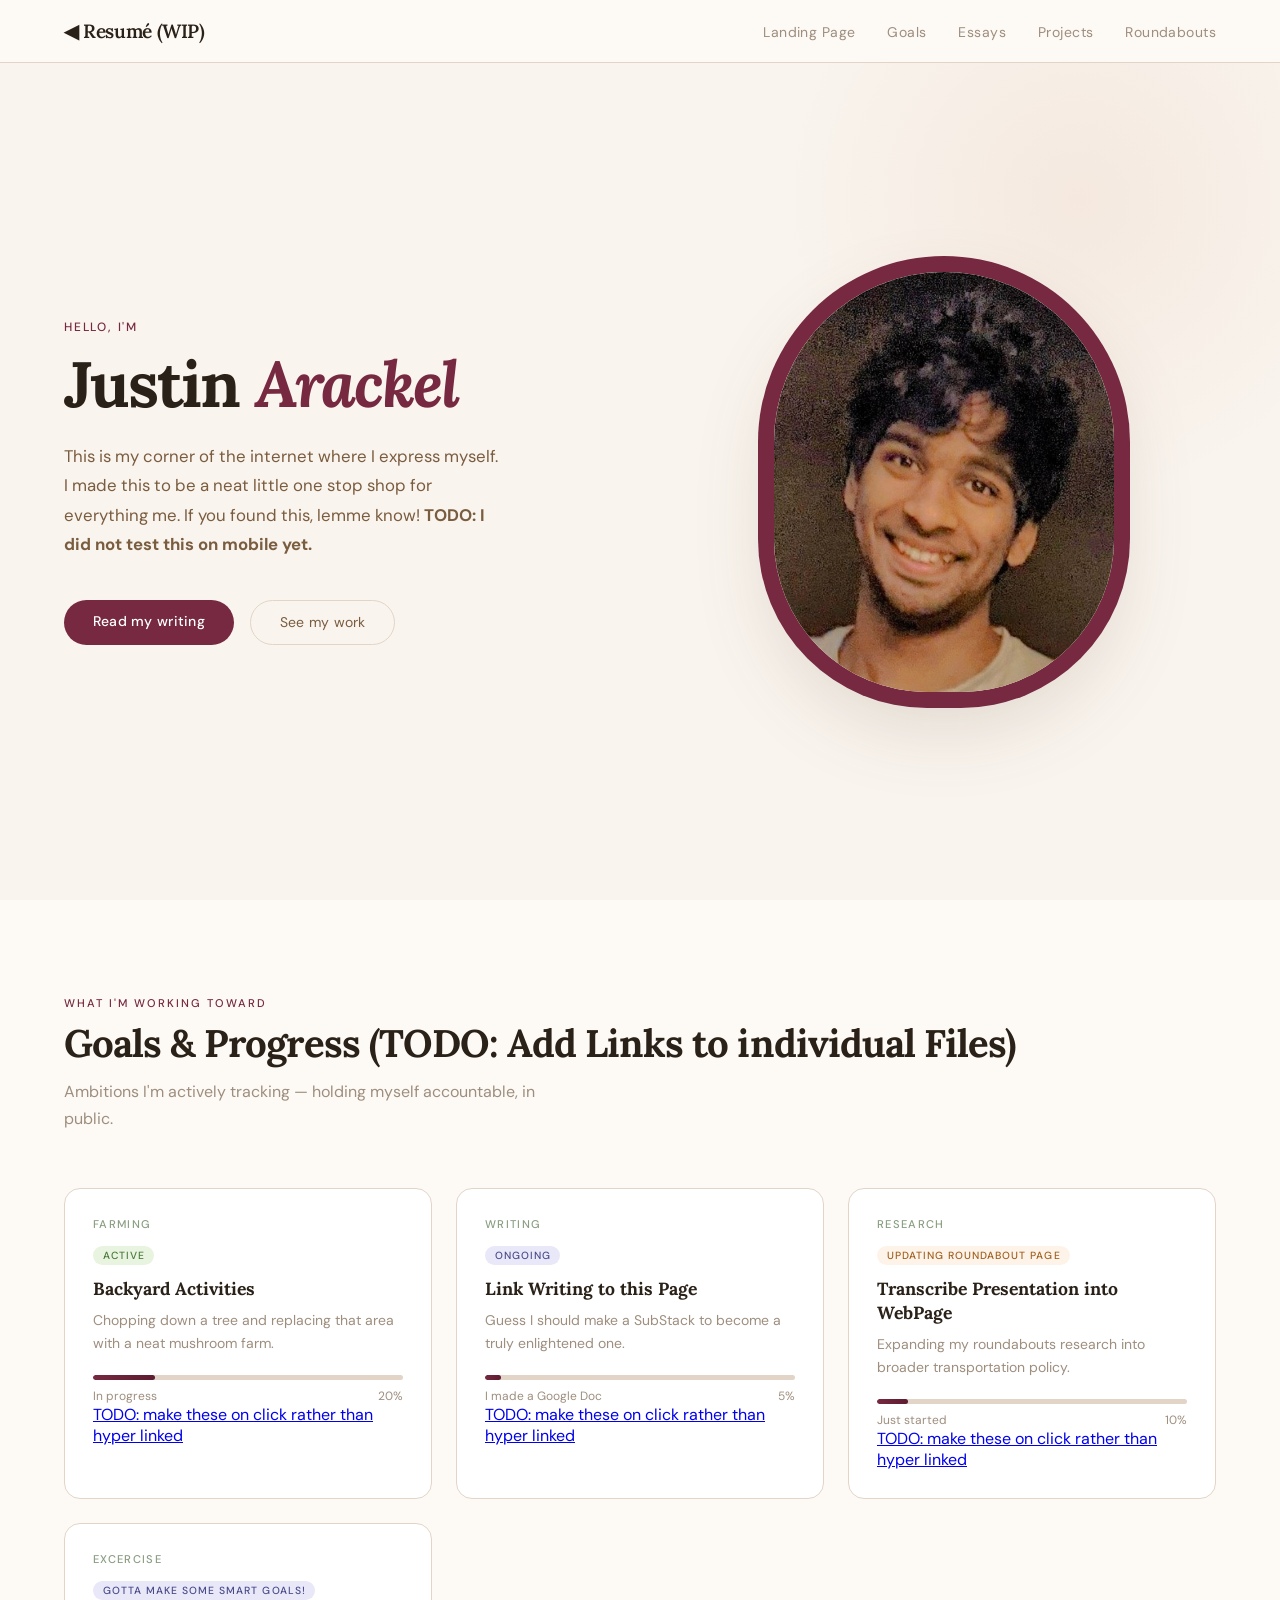
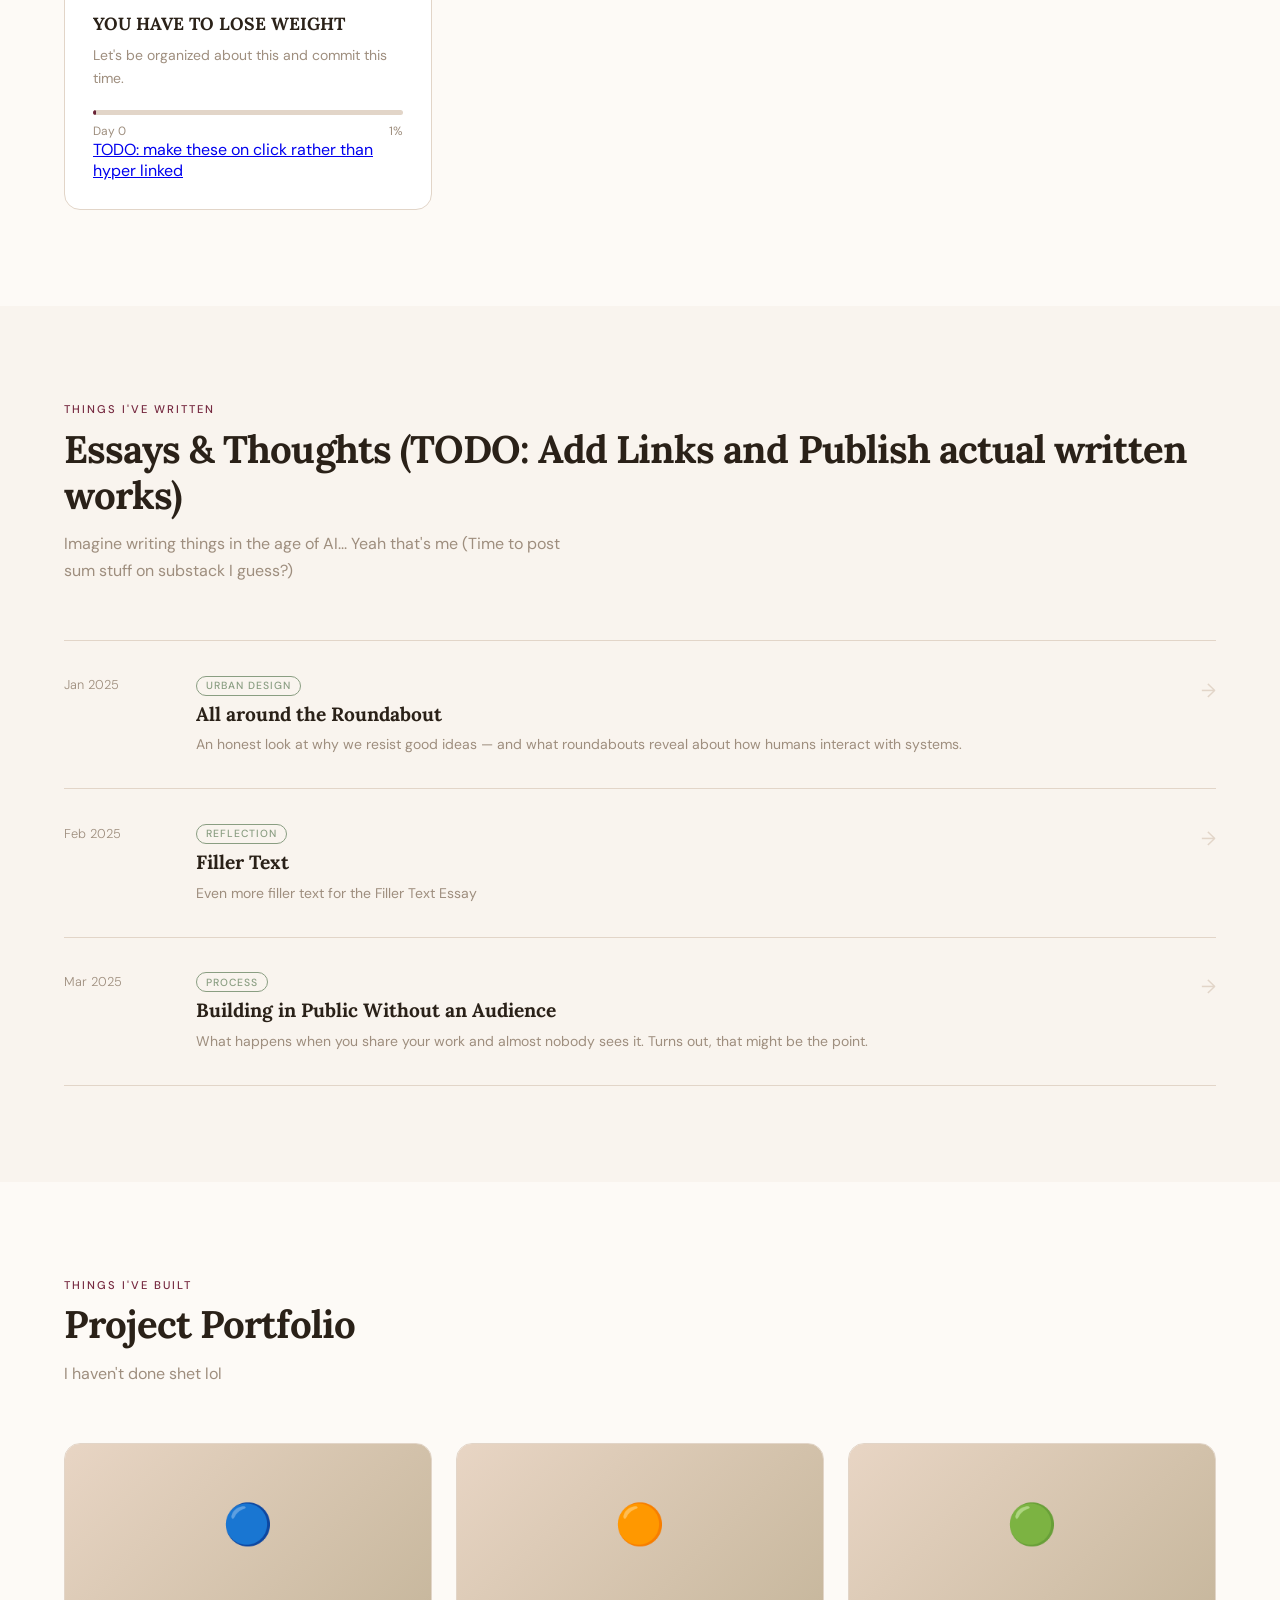
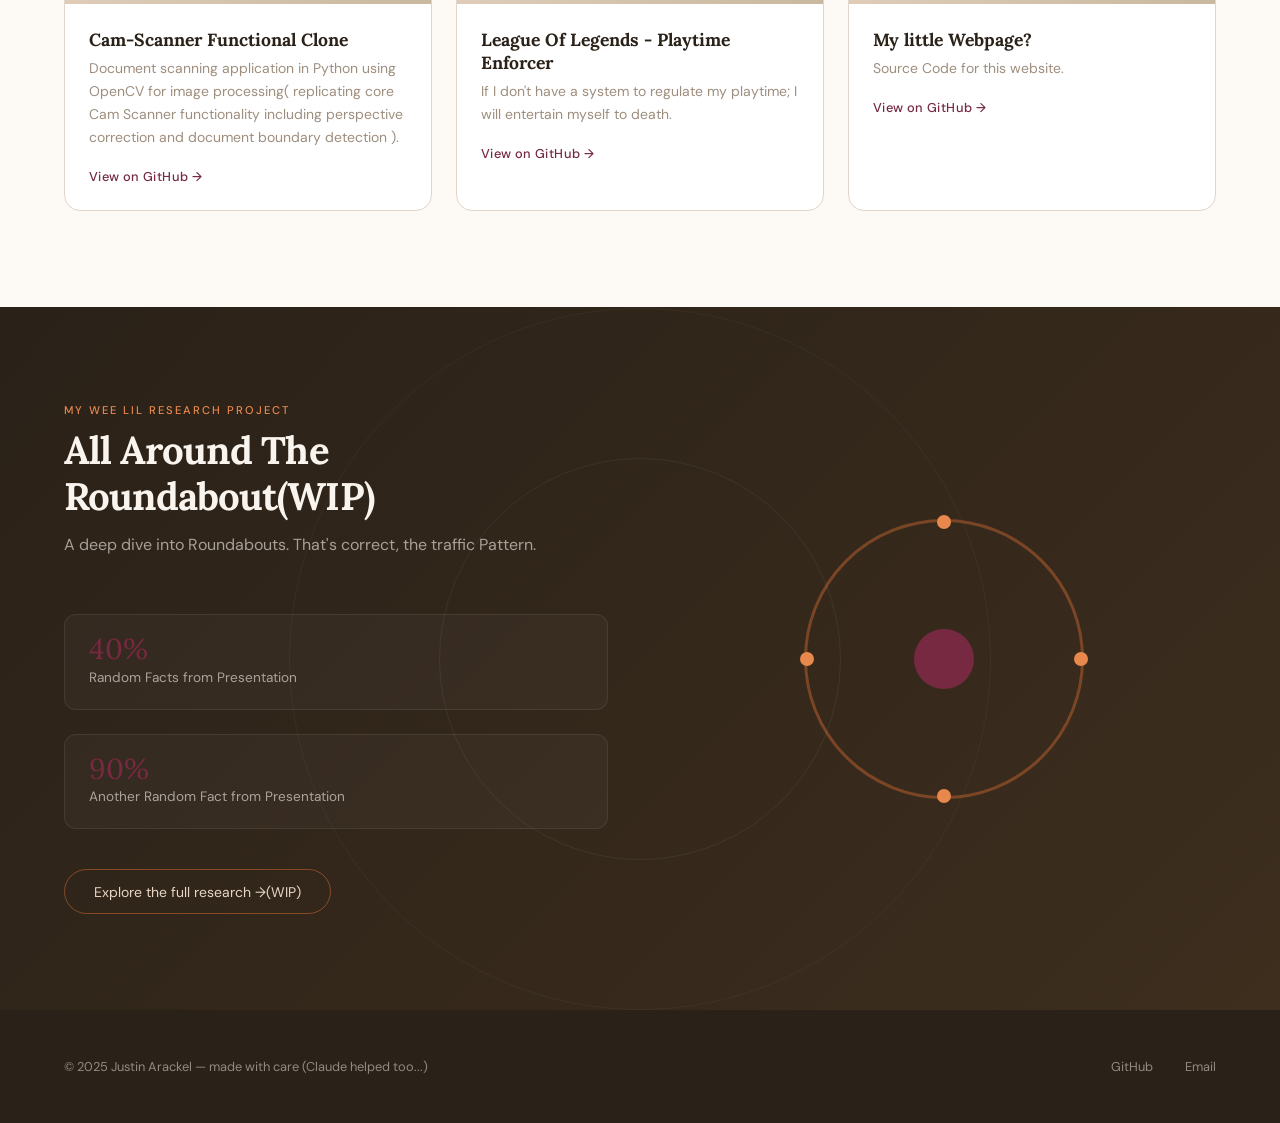
<file: index.html>
<!DOCTYPE html>
<html lang="en">
<head>
  <meta charset="UTF-8" />
  <meta name="viewport" content="width=device-width, initial-scale=1.0" />
  <title>Jushin's Jungle</title>
  <link href="https://fonts.googleapis.com/css2?family=Lora:ital,wght@0,400;0,600;1,400&family=DM+Sans:wght@300;400;500&display=swap" rel="stylesheet" />
  <link rel="stylesheet" href="css/styles.css">
  <link rel="stylesheet" href="css/nav.css">
  <link rel="stylesheet" href="css/hero.css">
  <link rel="stylesheet" href="css/section.css">
  <link rel="stylesheet" href="css/goal.css">
  <link rel="stylesheet" href="css/essays.css">
  <link rel="stylesheet" href="css/projects.css">
  <link rel="stylesheet" href="css/roundabouts.css">
  <link rel="stylesheet" href="css/footer.css">
</head>
<body>


<!------------------------------------------------------------------------------------------------------------------------->
<!-- NAV -->
<nav>
  <a href="pages/cv.html" class="nav-logo">◀ Resumé (WIP)</a>
  <ul class="nav-links">
    <li><a href="#Home">Landing Page</a></li>
    <li><a href="#goals">Goals</a></li>
    <li><a href="#essays">Essays</a></li>
    <li><a href="#projects">Projects</a></li>
    <li><a href="#roundabouts">Roundabouts</a></li>
  </ul>
</nav>

<!-- HERO / ABOUT -->
<section class="hero" id="about">
  <div class="hero-text fade-up">
    <p class="hero-eyebrow">Hello, I'm</p>
    <h1 class="hero-name">Justin <em> Arackel</em></h1>
    <p class="hero-bio">
      This is my corner of the internet where I express myself.
      I made this to be a neat little one stop shop for everything me.
      If you found this, lemme know!
	  
	  <b>TODO: I did not test this on mobile yet.</b>
    </p>
    <div class="hero-actions">
      <a href="#essays" class="btn-primary">Read my writing</a>
      <a href="#projects" class="btn-ghost">See my work</a>
    </div>
  </div>
  <div class="hero-visual fade-up" style="transition-delay:0.2s">
    <div class="portrait-frame">
	  <img src="assets/Jushin.jpg" alt="Justin A. in the flesh" />
	</div>
</section>


<!------------------------------------------------------------------------------------------------------------------------->
 <!-- GOALS --> 
 <section id="goals"> 
	<div class="section-header fade-up"> 
		<span class="section-tag">What I'm working toward</span> 
		<h2 class="section-title">Goals & Progress (TODO: Add Links to individual Files)</h2> 
		<p class="section-desc">Ambitions I'm actively tracking — holding myself accountable, in public.</p> 
	</div> 
	<div class="goals-grid" id="goals-grid"></div>
</section>

<!------------------------------------------------------------------------------------------------------------------------->
<!-- ESSAYS -->
<section id="essays">
  <div class="section-header fade-up">
    <span class="section-tag">Things I've written</span>
    <h2 class="section-title">Essays & Thoughts (TODO: Add Links and Publish actual written works)</h2>
    <p class="section-desc">Imagine writing things in the age of AI... Yeah that's me (Time to post sum stuff on substack I guess?)</p>
  </div>
  <div class="essays-list" id="essays-list"></div>
</section>


<!------------------------------------------------------------------------------------------------------------------------->
<!-- PROJECTS -->
<section id="projects">
  <div class="section-header fade-up">
    <span class="section-tag">Things I've built </span>
    <h2 class="section-title">Project Portfolio </h2>
    <p class="section-desc">I haven't done shet lol</p>
  </div>
  <div class="projects-grid" id="projects-grid"></div>
</section>

<!------------------------------------------------------------------------------------------------------------------------->
<!-- ROUNDABOUTS -->
<section id="roundabouts">
  <div class="roundabout-content">
    <div>
      <div class="section-header fade-up">
        <span class="section-tag">My Wee Lil Research Project</span>
        <h2 class="section-title">All Around The Roundabout(WIP) </h2>
        <p class="section-desc">
          A deep dive into Roundabouts. That's correct, the traffic Pattern.
        </p>
      </div>
      <div class="roundabout-facts fade-up">
        <div class="ra-fact">
          <div class="ra-fact-num">40%</div>
          <div class="ra-fact-label">Random Facts from Presentation</div>
        </div>
        <div class="ra-fact">
          <div class="ra-fact-num">90%</div>
          <div class="ra-fact-label">Another Random Fact from Presentation</div>
        </div>
      </div>
      <div class="fade-up" style="margin-top:2rem">
        <a href="pages/roundabouts.html" class="ra-cta">Explore the full research →(WIP)</a>
      </div>
    </div>
    <div class="roundabout-visual fade-up">
      <div class="roundabout-circle">
        <div class="ra-dot"></div>
        <div class="ra-dot"></div>
        <div class="ra-dot"></div>
        <div class="ra-dot"></div>
      </div>
    </div>
  </div>
</section>


<!------------------------------------------------------------------------------------------------------------------------->
<!-- FOOTER -->
<footer>
  <span>© 2025 Justin Arackel — made with care (Claude helped too...)</span>
  <div class="footer-links">
    <a href="https://github.com/Justin-Cactus" target="_blank">GitHub</a>
    <a href="mailto:justin.arackel@gmail.com">Email</a>
  </div>
</footer>



<script src="js/goals.js"></script>
<script src="js/essays.js"></script>
<script src="js/projects.js"></script>

<script>
  // Inject goals
  const grid = document.getElementById('goals-grid');
  goals.forEach((goal, i) => {
    grid.innerHTML += `
      <div class="goal-card fade-up" style="transition-delay:${i * 0.1}s">
        <p class="goal-category">${goal.category}</p>
        <span class="goal-status status-${goal.status}">${goal.statusLabel}</span>
        
		<h3 class="goal-title">${goal.title}</h3>
        <p class="goal-desc">${goal.desc}</p>
		
        <div class="progress-bar-wrap">
          <div class="progress-bar-fill" style="width:${goal.progress}%"></div>
        </div>
		
        <div class="progress-label">
          <span>${goal.progressLabel}</span>
          <span>${goal.progress}%</span>
        </div>
		
		<a href="${goals.link}" class="goals-link" target="_blank">TODO: make these on click rather than hyper linked</a>
      </div>`;
  });

  // Inject essays
  const list = document.getElementById('essays-list');
  essays.forEach(essay => {
    list.innerHTML += `
      <a class="essay-item" href="${essay.link}">
        <span class="essay-date">${essay.date}</span>
        <div class="essay-body">
          <span class="essay-tag-pill">${essay.tag}</span>
          <h3 class="essay-title">${essay.title}</h3>
          <p class="essay-excerpt">${essay.excerpt}</p>
        </div>
        <span class="essay-arrow">→</span>
      </a>`;
  });

  // Inject projects
  const projectsGrid = document.getElementById('projects-grid');
  projects.forEach((project, i) => {
    projectsGrid.innerHTML += `
      <div class="project-card fade-up" style="transition-delay:${i * 0.1}s">
        <div class="project-thumb">${project.emoji}</div>
        <div class="project-info">
          <h3 class="project-title">${project.title}</h3>
          <p class="project-desc">${project.desc}</p>
          <a href="${project.link}" class="project-link" target="_blank">View on GitHub →</a>
        </div>
      </div>`;
  });

  // Fade-in observer — runs AFTER all cards exist
  const observer = new IntersectionObserver((entries) => {
    entries.forEach(e => {
      if (e.isIntersecting) e.target.classList.add('visible');
    });
  }, { threshold: 0.1 });

  document.querySelectorAll('.fade-up').forEach(el => observer.observe(el));
</script>

</body>
</html>
</file>
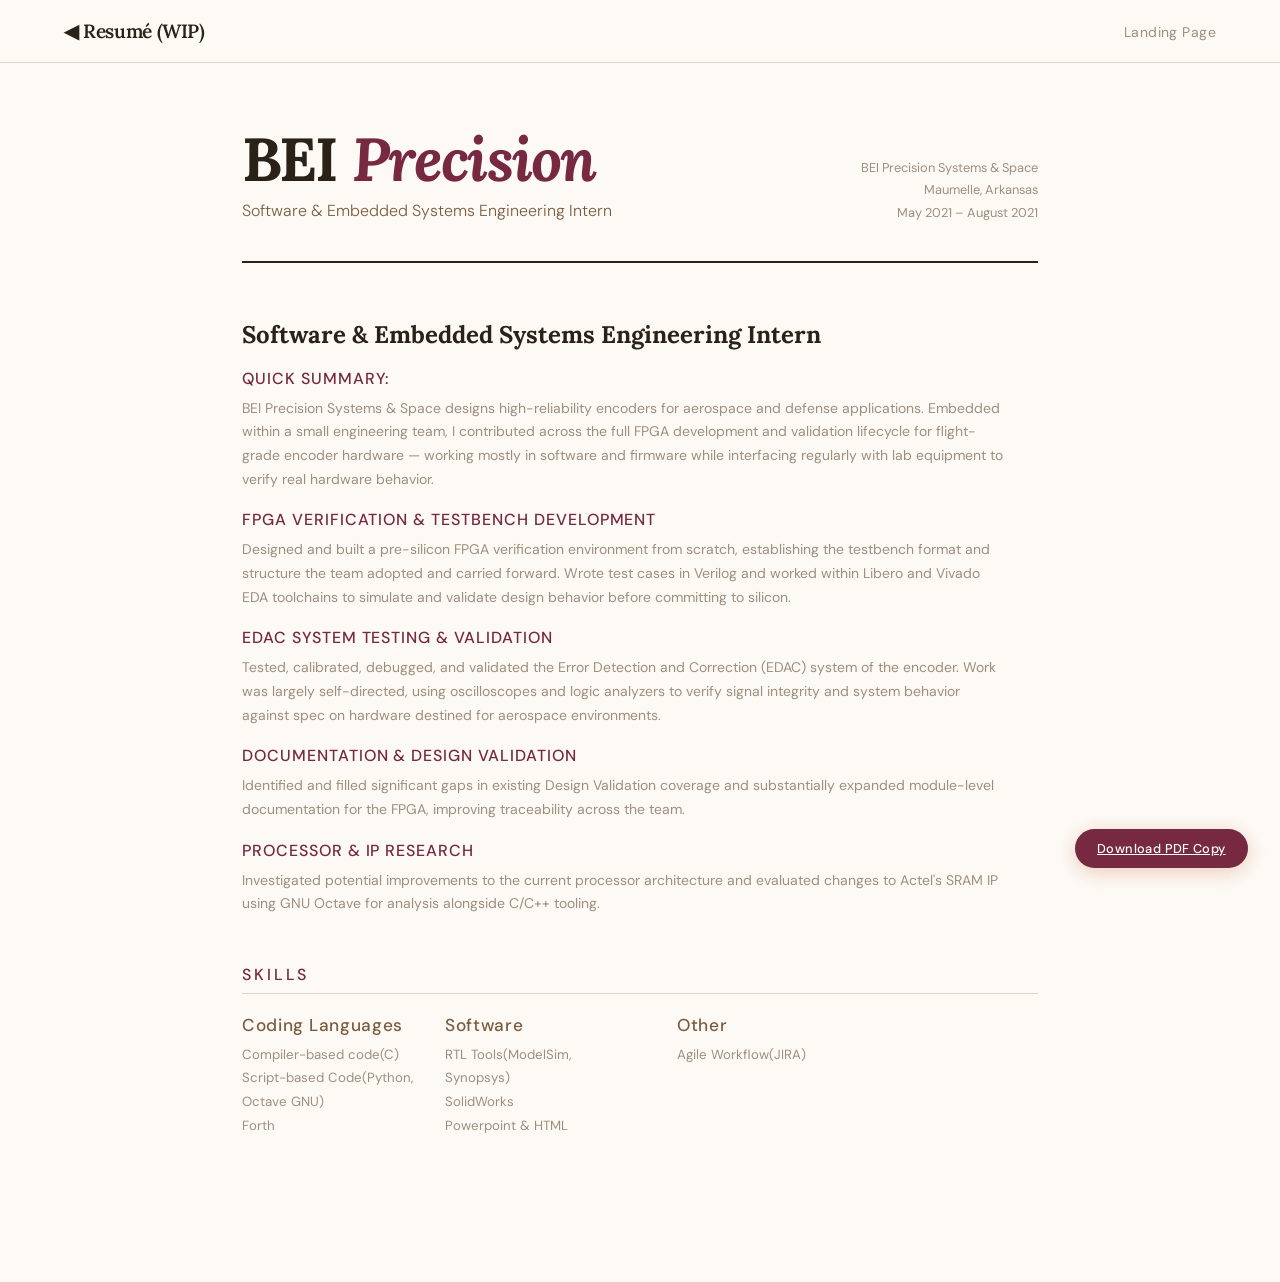
<file: pages/bei.html>
<!-- TODO: Convert parts to js -->

<!DOCTYPE html>
<html lang="en">
<head>
  <meta charset="UTF-8" />
  <meta name="viewport" content="width=device-width, initial-scale=1.0" />
  <title>Resume — Justin Arackel</title>
  <link href="https://fonts.googleapis.com/css2?family=Lora:ital,wght@0,400;0,600;1,400&family=DM+Sans:wght@300;400;500&display=swap" rel="stylesheet" />
  <link rel="stylesheet" href="../css/styles.css">
  <link rel="stylesheet" href="../css/nav.css">
  <link rel="stylesheet" href="../css/cv.css">
  
</head>
<body>

<!-- NAV -->
<nav>
  <a href="cv.html" class="nav-logo">◀ Resumé (WIP)</a>
  <ul class="nav-links">
    <li><a href="../index.html#Home">Landing Page</a></li>
  </ul>
</nav>

<div class="resume-page">

  <!-- HEADER -->
  <div class="cv-header">
    <div>
      <h1 class="cv-name">BEI <em>Precision</em></h1>
      <p class="cv-tagline">Software & Embedded Systems Engineering Intern</p>
    </div>
    <div class="cv-contact">
      <a href="https://www.quanticbei.com/">BEI Precision Systems & Space</a>
      <a >Maumelle, Arkansas</a>
      <a>May 2021 – August 2021</a>
    </div>
  </div>

  <!-- SUMMARY -->

  <!-- EXPERIENCE -->
	<div class="cv-section">
		<div class="cv-entry">
			<div class="cv-entry-left">
				<h3 class="cv-entry-title">Software & Embedded Systems Engineering Intern</h3>
				<p class="cv-entry-subsection-title"> Quick Summary: </p>
				<p class="cv-entry-desc">
					BEI Precision Systems & Space designs high-reliability encoders for aerospace and defense 
					applications. Embedded within a small engineering team, I contributed across the full FPGA 
					development and validation lifecycle for flight-grade encoder hardware — working mostly in 
					software and firmware while interfacing regularly with lab equipment to verify real hardware behavior.
				</p>
	
				<p class="cv-entry-subsection-title">FPGA Verification & Testbench Development</p>
				<p class="cv-entry-desc">
				Designed and built a pre-silicon FPGA verification environment from scratch, establishing 
				the testbench format and structure the team adopted and carried forward. Wrote test cases 
				in Verilog and worked within Libero and Vivado EDA toolchains to simulate and validate 
				design behavior before committing to silicon.
				</p>
	
				<p class="cv-entry-subsection-title">EDAC System Testing & Validation</p>
				<p class="cv-entry-desc">
				Tested, calibrated, debugged, and validated the Error Detection and Correction (EDAC) 
				system of the encoder. Work was largely self-directed, using oscilloscopes and logic 
				analyzers to verify signal integrity and system behavior against spec on hardware destined 
				for aerospace environments.
				</p>
	
				<p class="cv-entry-subsection-title">Documentation & Design Validation</p>
				<p class="cv-entry-desc">
				Identified and filled significant gaps in existing Design Validation coverage and 
				substantially expanded module-level documentation for the FPGA, improving traceability 
				across the team.
				</p>
	
				<p class="cv-entry-subsection-title">Processor & IP Research</p>
				<p class="cv-entry-desc">
				Investigated potential improvements to the current processor architecture and evaluated 
				changes to Actel's SRAM IP using GNU Octave for analysis alongside C/C++ tooling.
				</p>
			</div>
			<div class="cv-entry-right">

			</div>
		</div>
	</div>

  <!-- EDUCATION -->
  <!-- PROJECTS -->
  <!-- SKILLS -->
  <div class="cv-section">
    <h2 class="cv-section-title">Skills</h2>
    <div class="cv-skills-grid">

      <div class="cv-skill-group">
        <p class="cv-skill-group-title">Coding Languages</p>
        <p class="cv-skill-list">Compiler-based code(C)<br>Script-based Code(Python, Octave GNU)<br>Forth<br></p>
      </div>

      <div class="cv-skill-group">
        <p class="cv-skill-group-title">Software</p>
        <p class="cv-skill-list">RTL Tools(ModelSim, Synopsys)<br>SolidWorks<br>Powerpoint & HTML</p>
      </div>

      <div class="cv-skill-group">
        <p class="cv-skill-group-title">Other</p>
        <p class="cv-skill-list">Agile Workflow(JIRA)<br></p>
      </div>

    </div>
  </div>

  <!-- INTERESTS -->


</div>

<!-- PRINT BUTTON -->
<a class="print-btn" href="../assets/resume.pdf" target="_blank">Download PDF Copy</a>

</body>
</html>
</file>
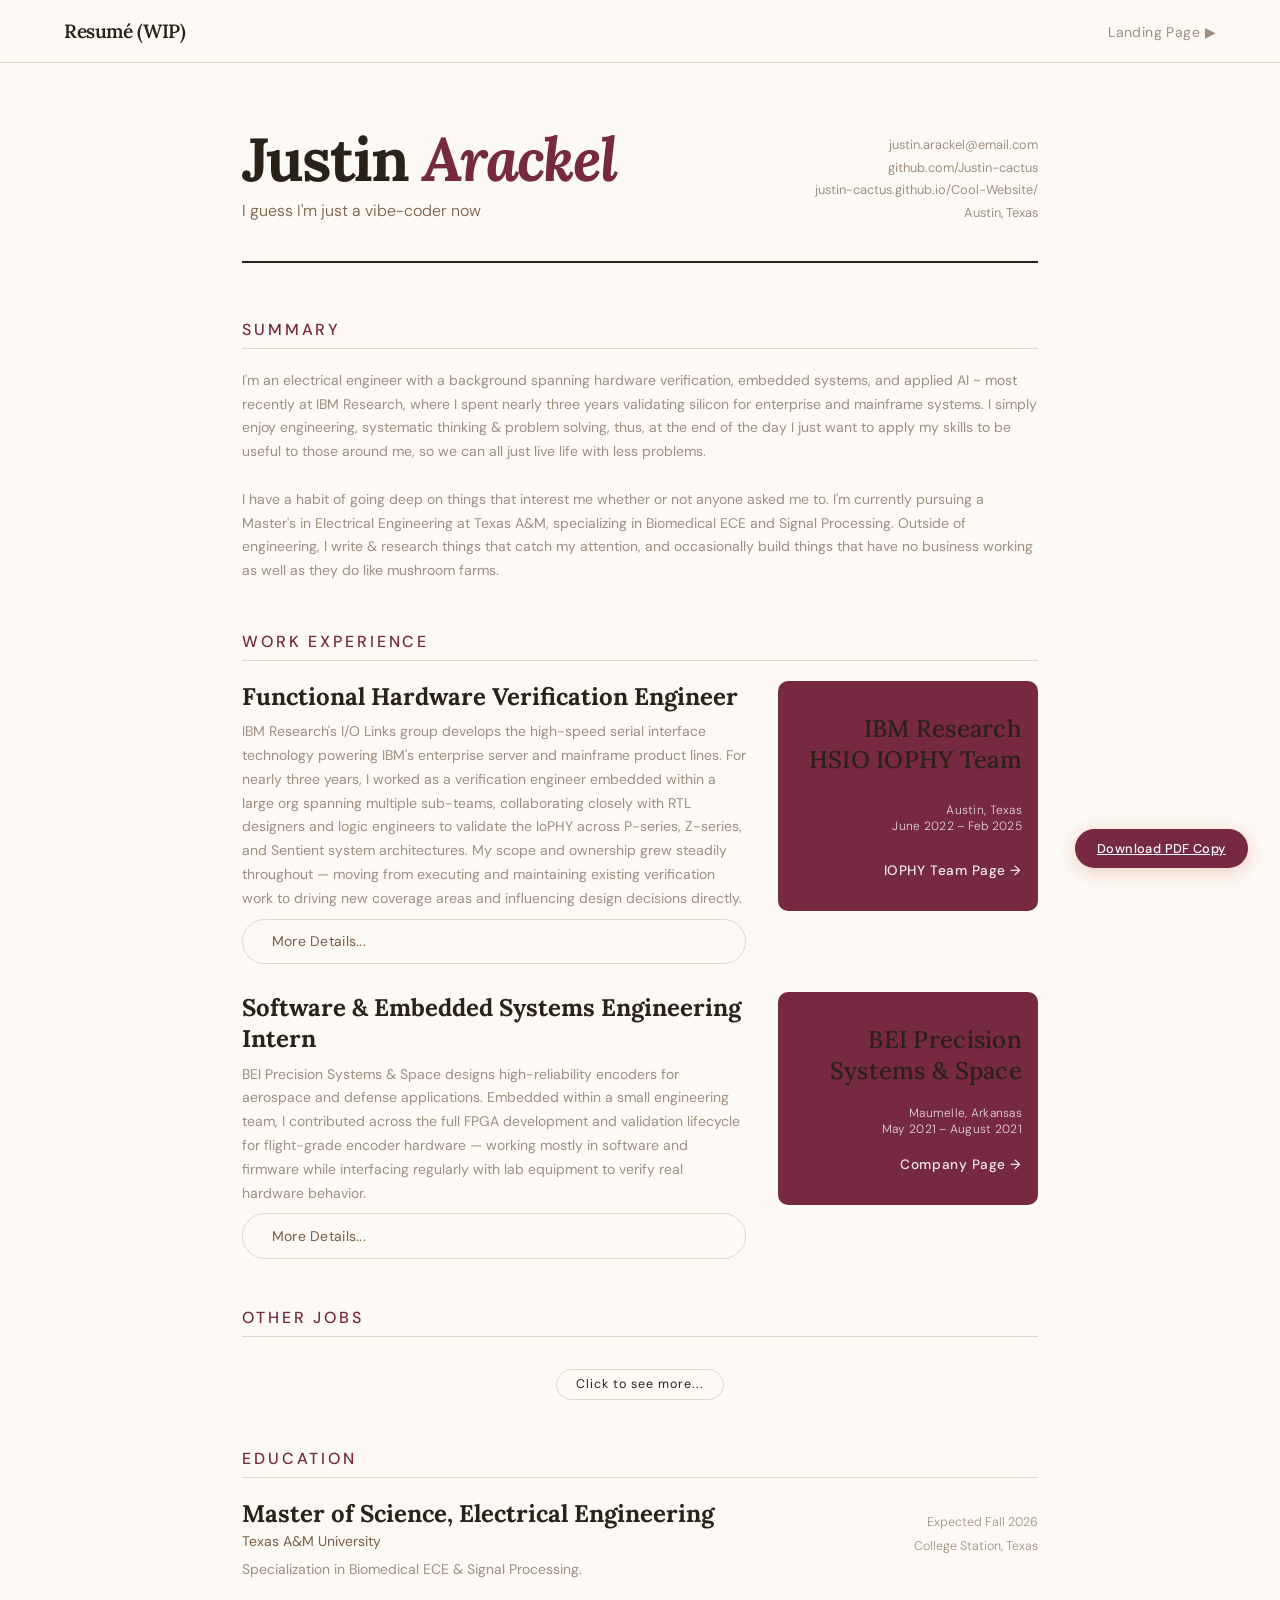
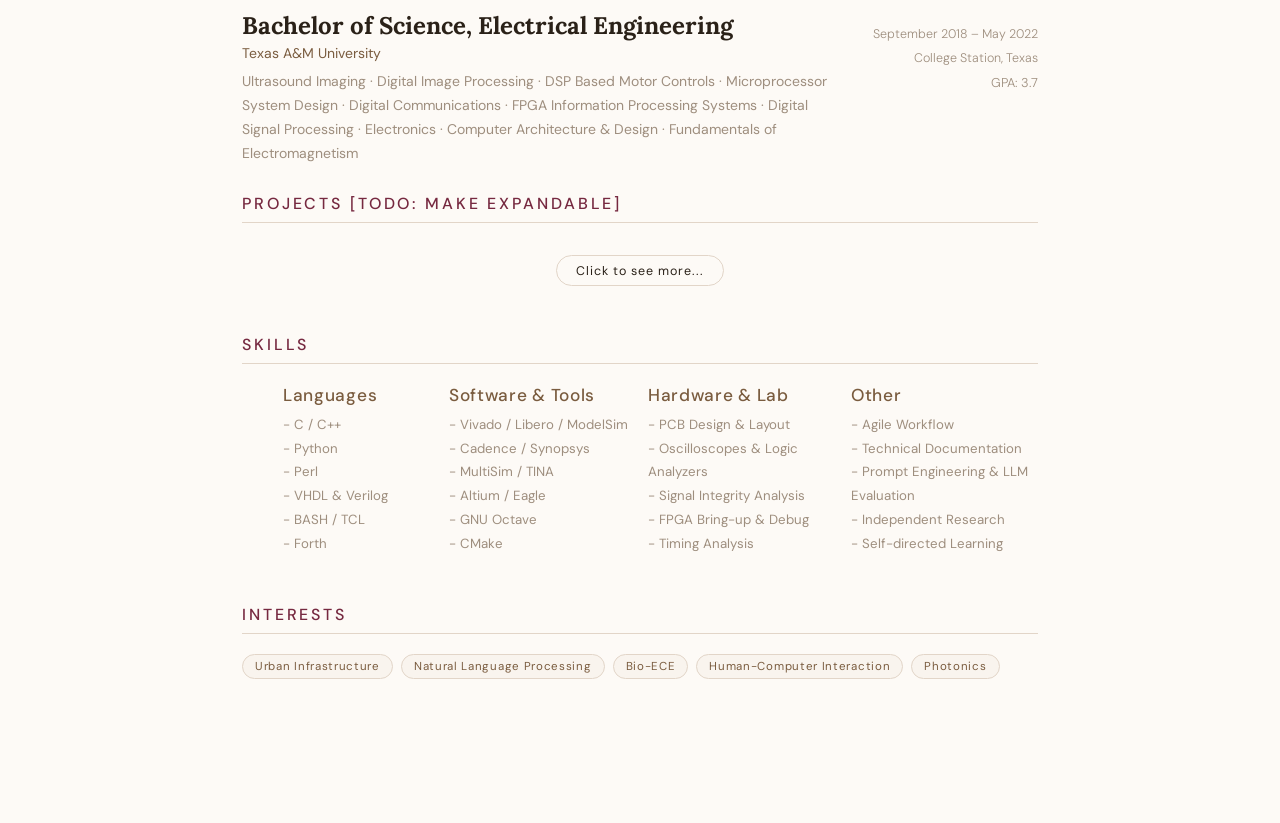
<file: pages/cv.html>
<!-- TODO: Convert parts to js -->

<!DOCTYPE html>
<html lang="en">
<head>
  <meta charset="UTF-8" />
  <meta name="viewport" content="width=device-width, initial-scale=1.0" />
  <title>Resume — Justin Arackel</title>
  <link href="https://fonts.googleapis.com/css2?family=Lora:ital,wght@0,400;0,600;1,400&family=DM+Sans:wght@300;400;500&display=swap" rel="stylesheet" />
  <link rel="stylesheet" href="../css/styles.css">
  <link rel="stylesheet" href="../css/nav.css">
  <link rel="stylesheet" href="../css/cv.css">
  
</head>
<body>

<!-- NAV -->
<nav>
  <a href="cv.html" class="nav-logo"> Resumé (WIP)</a>
  <ul class="nav-links">
    <li><a href="../index.html#Home">Landing Page ▶</a></li>
  </ul>
</nav>

<div class="resume-page">

  <!-- HEADER -->
  <div class="cv-header">
    <div>
      <h1 class="cv-name">Justin <em>Arackel</em></h1>
      <p class="cv-tagline">I guess I'm just a vibe-coder now</p>
    </div>
    <div class="cv-contact">
      <a href="mailto:justin.arackel@gmail.com">justin.arackel@email.com</a>
      <a href="https://github.com/Justin-cactus" target="_blank">github.com/Justin-cactus</a>
      <a href="https://justin-cactus.github.io/Cool-Website/" target="_blank">justin-cactus.github.io/Cool-Website/</a>
      <span>Austin, Texas</span>
    </div>
  </div>

  <!-- SUMMARY -->
  <div class="cv-section">
    <h2 class="cv-section-title">Summary</h2>
    <p class="cv-entry-desc">
		I'm an electrical engineer with a background spanning hardware verification, embedded systems, and applied AI ~ most recently at IBM Research, 
		where I spent nearly three years validating silicon for enterprise and mainframe systems. I simply enjoy engineering, 
		systematic thinking & problem solving, thus, at the end of the day I just want to apply my skills to be useful to those around me, 
		so we can all just live life with less problems. <br><br>
		I have a habit of going deep on things that interest me whether or not anyone asked me to.
		I'm currently pursuing a Master's in Electrical Engineering at Texas A&M, specializing in Biomedical ECE and Signal Processing. 
		Outside of engineering, I write & research things that catch my attention, and occasionally build things that have no business working as well as they do like mushroom farms.
	</p>
  </div>

  <!-- EXPERIENCE -->
  <div class="cv-section">
    <h2 class="cv-section-title">Work Experience</h2>

    <div class="cv-entry">
		<div class="cv-entry-left">
			<h3 class="cv-entry-title">Functional Hardware Verification Engineer</h3>
			<p class="cv-entry-desc">
				IBM Research's I/O Links group develops the high-speed serial interface technology powering IBM's 
				enterprise server and mainframe product lines. For nearly three years, I worked as a verification 
				engineer embedded within a large org spanning multiple sub-teams, collaborating closely with 
				RTL designers and logic engineers to validate the IoPHY across P-series, Z-series, and Sentient 
				system architectures. 
				My scope and ownership grew steadily throughout — moving from executing and maintaining existing 
				verification work to driving new coverage areas and influencing design decisions directly.
			</p>
		</div>
		
		<a href="https://research.ibm.com/projects/io-links" class="btn-primary">
			<div class="cv-entry-title">IBM Research <br> HSIO IOPHY Team</div>
			<small>
				Austin, Texas<br>
				June 2022 – Feb 2025<br>
			</small>
			<span class="btn-cta-label">IOPHY Team Page →</span>
		</a>
		<a href="../pages/ibm.html" class="btn-ghost">More Details...</a>
	</div>
		
		
  

    <div class="cv-entry">
		<div class="cv-entry-left">
			<h3 class="cv-entry-title">Software & Embedded Systems Engineering Intern</h3>
			<p class="cv-entry-desc">
				BEI Precision Systems & Space designs high-reliability encoders for aerospace and defense 
				applications. Embedded within a small engineering team, I contributed across the full FPGA 
				development and validation lifecycle for flight-grade encoder hardware — working mostly in 
				software and firmware while interfacing regularly with lab equipment to verify real hardware 
				behavior.
			</p>
		</div>
		
		<a href="https://www.quanticbei.com/" class="btn-primary">
			<div class="cv-entry-title">BEI Precision Systems & Space</div>
			<small> 
				Maumelle, Arkansas<br>
				May 2021 – August 2021<br>
			</small>
			<span class="btn-cta-label">Company Page →</span>
		</a>
		
		<a href="../pages/bei.html" class="btn-ghost">More Details...</a>
	</div>
	
  </div>
  
  <div class="cv-section">
	<h2 class="cv-section-title">Other Jobs</h2>

	<div class="cv-collapsible" id="other-jobs">
		<div class="cv-entry">
		<h3 class="cv-entry-title">Hot Line Cook</h3>
		<div class="cv-entry-left">
			<p class="cv-entry-desc">
			Freddy's Custard & Steakburgers<br>
			May 2019 – September 2019<br>
			Sugar Land, Texas
			</p>
		</div>
	
		<h3 class="cv-entry-title">Student Technician</h3>
		<div class="cv-entry-left">
			<p class="cv-entry-desc">
			HelpDesk Central (TAMU)<br>
			November 2019 – September 2021<br>
			College Station, Texas
			</p>
		</div>
	</div>
  </div>

<!--  <button class="cv-toggle-btn" id="other-jobs-btn" onclick="toggleSection()"> Click to see more... </button> -->
  <button class="cv-toggle-btn" onclick="toggleSection('other-jobs')"> Click to see more... </button>
</div>

  <!-- EDUCATION -->
  <div class="cv-section">
    <h2 class="cv-section-title">Education</h2>
	<div class="cv-entry">
		<div class="cv-entry-left">
			<h3 class="cv-entry-title">Master of Science, Electrical Engineering</h3>
			<p class="cv-entry-subtitle">Texas A&M University</p>
			<p class="cv-entry-desc">Specialization in Biomedical ECE & Signal Processing.</p>
		</div>
		<div class="cv-entry-right">
			<p class="cv-date">Expected Fall 2026</p>
			<p class="cv-location">College Station, Texas</p>
		</div>
	</div>
	
	<div class="cv-entry">
		<div class="cv-entry-left">
			<h3 class="cv-entry-title">Bachelor of Science, Electrical Engineering</h3>
			<p class="cv-entry-subtitle">Texas A&M University</p>
			<p class="cv-entry-desc"> 
			Ultrasound Imaging · Digital Image Processing · DSP Based Motor Controls · Microprocessor System Design 
			· Digital Communications · FPGA Information Processing Systems · Digital Signal Processing · Electronics 
			· Computer Architecture & Design · Fundamentals of Electromagnetism</p>
		</div>
		
		<div class="cv-entry-right">
			<p class="cv-date">September 2018 – May 2022</p>
			<p class="cv-location">College Station, Texas</p>
			<p class="cv-gpa"> GPA: 3.7</p>
		</div>
    </div>
	

  <!-- PROJECTS -->
  <div class="cv-section">
		<h2 class="cv-section-title">Projects [TODO: make expandable] </h2>
		
		<div class="cv-collapsible" id="projects">
			<div class="cv-entry">
				<div class="cv-entry-left">
					<h3 class="cv-entry-title">PVC Pipe Speaker System</h3>
					<p class="cv-entry-desc">
						Designed and built the full electronics stack for a functional speaker system from the ground up — including a custom power supply, 
						active crossover network, and power amplifier, all laid out on a custom PCB. The system drove a Speaker/Tweeter pair successfully and 
						represented one of the more labor-intensive hands-on builds of the degree. The engineering worked; the enclosure just didn't photograph well.
					</p>
				</div>
				
				<div class="cv-entry-right">
					<p class="cv-date">2022</p>
				</div>
			</div>
	
			<div class="cv-entry">
				<div class="cv-entry-left">
					<h3 class="cv-entry-title">CamScanner Clone (Python / OpenCV)</h3>
					<p class="cv-entry-desc">
						Built a document scanning application from scratch in Python using OpenCV for image processing — replicating core CamScanner functionality 
						including perspective correction and document boundary detection. A clean, well-structured implementation with source code available on GitHub.
					</p>
				</div>
			<div class="cv-entry-right">
				<p class="cv-date">2022</p>
			</div>
		</div>
    
		<div class="cv-entry">
			<div class="cv-entry-left">
				<h3 class="cv-entry-title">Calorie Counting Bowl</h3>
				<p class="cv-entry-desc">
					Developed an embedded system that transmitted mass differentials from a smart bowl to an Android app, 
					where users could log individual food additions by selecting calorie densities pulled from an external nutrition API. 
					Combined hardware sensing, mobile development, and API integration in a single project.
				</p>
			</div>
			
			<div class="cv-entry-right">
				<p class="cv-date">2019</p>
			</div>
		</div>
	
		<div class="cv-entry">
			<div class="cv-entry-left">
				<h3 class="cv-entry-title">The Roundabout Project</h3>
				<p class="cv-entry-subtitle">Independent Research</p>
				<p class="cv-entry-desc">
				Original research into roundabout safety, traffic efficiency, and public resistance
				to infrastructure change. Published as an interactive web presentation.
				</p>
			</div>
			
			<div class="cv-entry-right">
				<p class="cv-date">2025</p>
			</div>
		</div>

		<div class="cv-entry">
			<div class="cv-entry-left">
				<h3 class="cv-entry-title">Personal Website</h3>
					<p class="cv-entry-subtitle">Self-directed</p>
					<p class="cv-entry-desc">
					Designed and built a personal site from scratch — modular HTML/CSS/JS,
					deployed on GitHub Pages.
					</p>
			</div>
			
			<div class="cv-entry-right">
				<p class="cv-date">2025</p>
			</div>
		</div>
	</div>
	
	<!-- <button class="cv-toggle-btn" id="other-jobs-btn" onclick="toggleSection()"> Click to see more... </button> -->
	<button class="cv-toggle-btn" id="projects-btn" onclick="toggleSection('projects')"> Click to see more... </button>

  </div>

  <!-- SKILLS -->
  <div class="cv-section">
    <h2 class="cv-section-title">Skills</h2>
    <div class="cv-skills-grid">
		<div class="cv-skill-group">
			<p class="cv-skill-group-title">Languages</p>
			<p class="cv-skill-list">
				- C / C++<br>
				- Python<br>
				- Perl<br>
				- VHDL & Verilog<br>
				- BASH / TCL<br>
				- Forth
			</p>
		</div>

		<div class="cv-skill-group">
			<p class="cv-skill-group-title">Software & Tools</p>
			<p class="cv-skill-list">
				- Vivado / Libero / ModelSim<br>
				- Cadence / Synopsys<br>
				- MultiSim / TINA<br>
				- Altium / Eagle<br>
				- GNU Octave<br>
				- CMake
			</p>
		</div>
		
		<div class="cv-skill-group">
			<p class="cv-skill-group-title">Hardware & Lab</p>
			<p class="cv-skill-list">
				- PCB Design & Layout<br>
				- Oscilloscopes & Logic Analyzers<br>
				- Signal Integrity Analysis<br>
				- FPGA Bring-up & Debug<br>
				- Timing Analysis
			</p>		
		</div>
		
		<div class="cv-skill-group">
			<p class="cv-skill-group-title">Other</p>
			<p class="cv-skill-list">
				- Agile Workflow<br>
				- Technical Documentation<br>
				- Prompt Engineering & LLM Evaluation<br>
				- Independent Research<br>
				- Self-directed Learning
			</p>
		</div>
    </div>
  </div>

  <!-- INTERESTS -->
  <div class="cv-section">
    <h2 class="cv-section-title">Interests</h2>
    <div class="cv-tags">
      <span class="cv-tag">Urban Infrastructure</span>
      <span class="cv-tag">Natural Language Processing</span>
      <span class="cv-tag">Bio-ECE</span>
      <span class="cv-tag">Human-Computer Interaction</span>
      <span class="cv-tag">Photonics</span>
    </div>
  </div>

</div>

<!-- PRINT BUTTON -->
<a class="print-btn" href="../assets/resume.pdf" target="_blank">Download PDF Copy</a>


<script>
  function toggleSection(id) {
    const section = document.getElementById(id);
    const btn = section.nextElementSibling;
    
    if (section.classList.contains('open')) {
      section.style.maxHeight = null;
      section.classList.remove('open');
      btn.textContent = ' Click to see more... ';
    } else {
      section.style.maxHeight = section.scrollHeight + 'px';
      section.classList.add('open');
      btn.textContent = ' Click to see less... ';
    }
  }
</script>

</body>
</html>
</file>
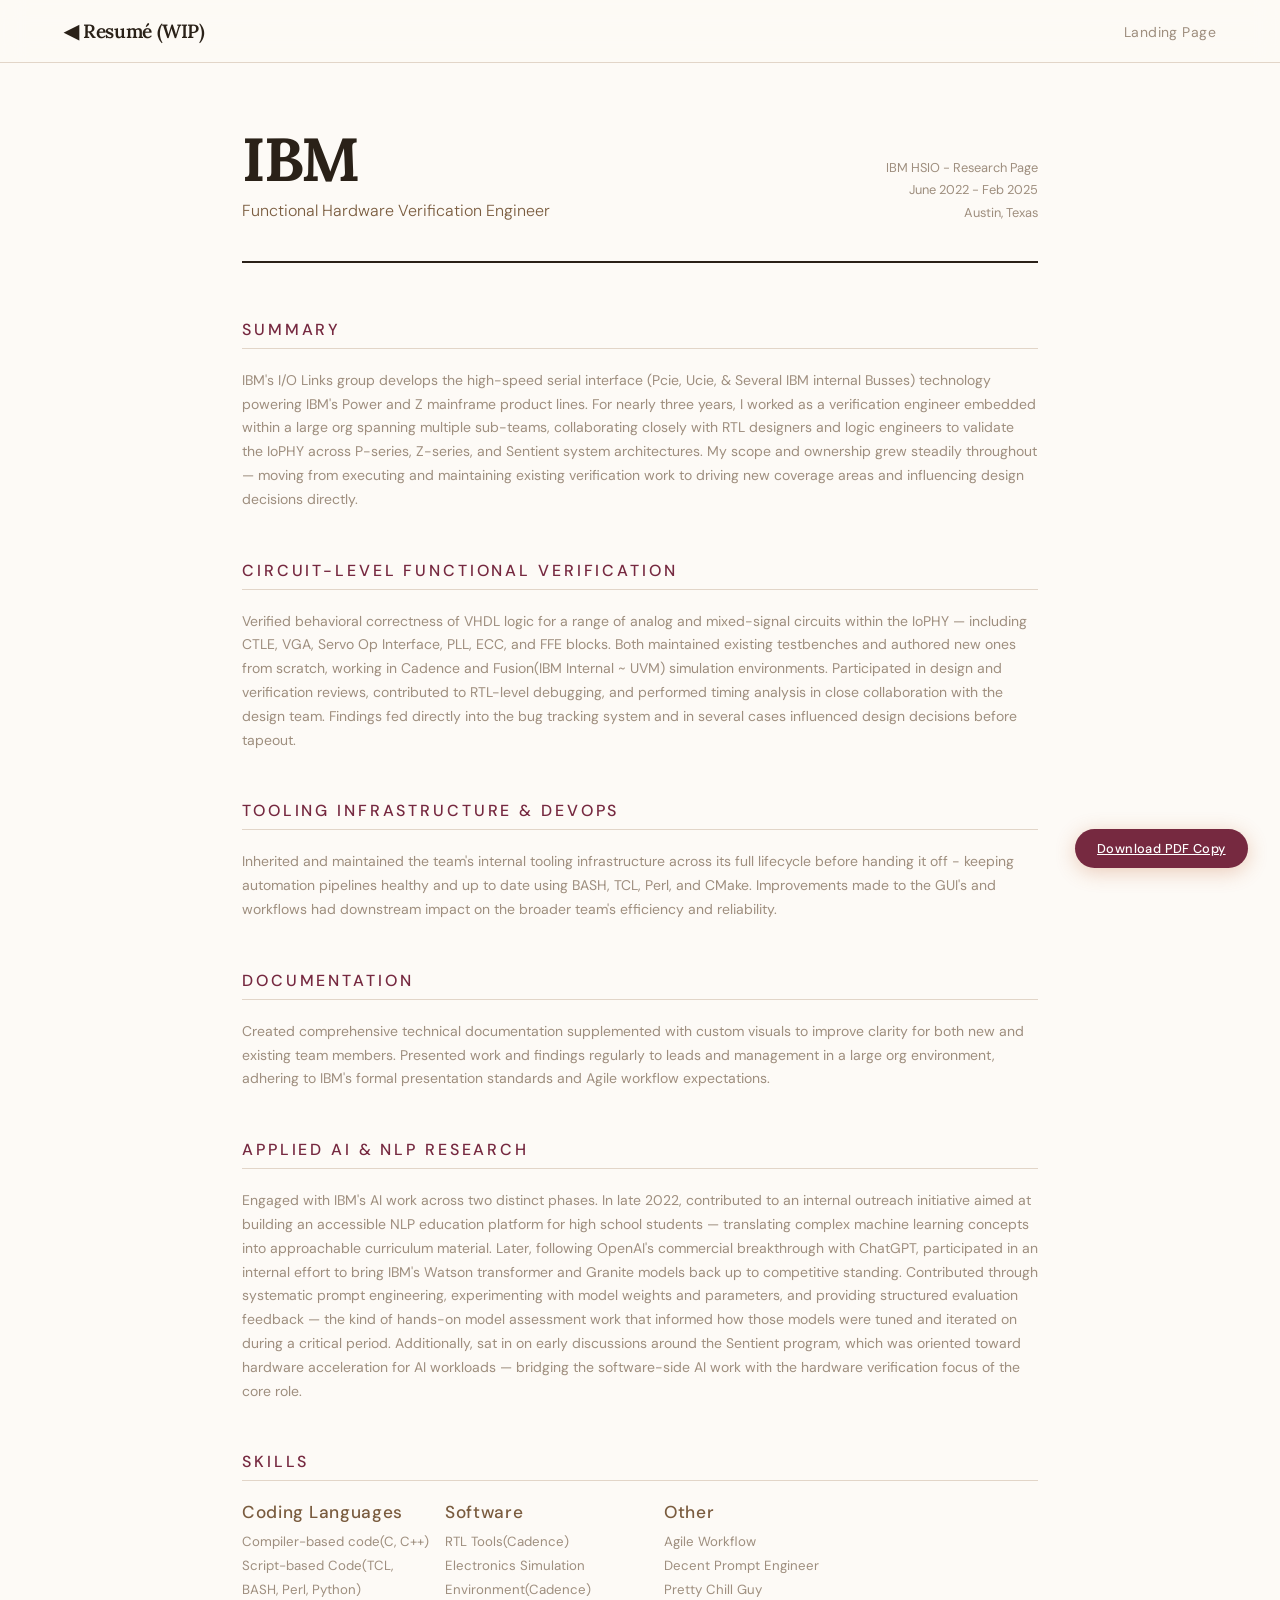
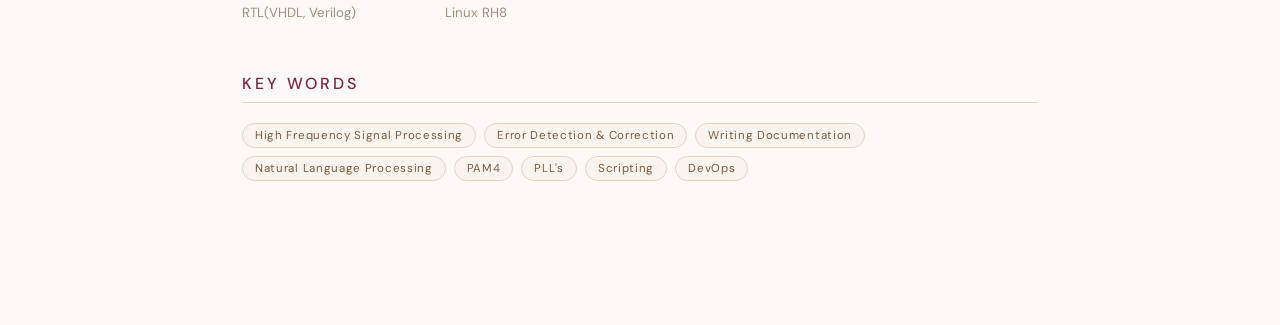
<file: pages/ibm.html>
<!-- TODO: Convert parts to js -->
<!-- TODO: Tabs = 4 Spaces at least be consistent-->
<!DOCTYPE html>
<html lang="en">
<head>
  <meta charset="UTF-8" />
  <meta name="viewport" content="width=device-width, initial-scale=1.0" />
  <title>Resume — Justin Arackel</title>
  <link href="https://fonts.googleapis.com/css2?family=Lora:ital,wght@0,400;0,600;1,400&family=DM+Sans:wght@300;400;500&display=swap" rel="stylesheet" />
  <link rel="stylesheet" href="../css/styles.css">
  <link rel="stylesheet" href="../css/nav.css">
  <link rel="stylesheet" href="../css/cv.css">
  
</head>
<body>

<!-- NAV -->
<nav>
  <a href="cv.html" class="nav-logo"> ◀ Resumé (WIP)</a>
  <ul class="nav-links">
    <li><a href="../index.html#Home">Landing Page</a></li>
  </ul>
</nav>

<div class="resume-page">

  <!-- HEADER -->
  <div class="cv-header">
    <div>
      <h1 class="cv-name">IBM</h1>
      <p class="cv-tagline">Functional Hardware Verification Engineer</p>
    </div>
    <div class="cv-contact">
      <a href="https://research.ibm.com/projects/io-links">IBM HSIO - Research Page</a>
      <a>June 2022 - Feb 2025</a>
      <span>Austin, Texas</span>
    </div>
  </div>

  <!-- SUMMARY -->
  <div class="cv-section">
    <h3 class="cv-section-title">Summary</h3>
    <p class="cv-entry-desc">
		IBM's I/O Links group develops the high-speed serial interface (Pcie, Ucie, & Several IBM internal Busses) technology powering IBM's Power and Z mainframe product lines. 
		For nearly three years, I worked as a verification engineer embedded within a large org spanning multiple sub-teams, collaborating closely with RTL designers and logic engineers to validate the IoPHY across P-series, Z-series, and Sentient system architectures. 
		My scope and ownership grew steadily throughout — moving from executing and maintaining existing verification work to driving new coverage areas and influencing design decisions directly.
    </p>
  </div>

  <!-- EXPERIENCE -->
  <div class="cv-section">
	<p class="cv-section-title">Circuit-Level Functional Verification</p>
	<p class="cv-entry-desc">
		Verified behavioral correctness of VHDL logic for a range of analog and mixed-signal circuits within the IoPHY — including CTLE, VGA, Servo Op Interface, PLL, ECC, and FFE blocks. 
		Both maintained existing testbenches and authored new ones from scratch, working in Cadence and Fusion(IBM Internal ~ UVM) simulation environments. 
		Participated in design and verification reviews, contributed to RTL-level debugging, and performed timing analysis in close collaboration with the design team. 
		Findings fed directly into the bug tracking system and in several cases influenced design decisions before tapeout.
	</p>
  </div>
  
  <div class="cv-section">
	<p class="cv-section-title">Tooling Infrastructure & DevOps</p>
	<p class="cv-entry-desc">
		Inherited and maintained the team's internal tooling infrastructure across its full lifecycle before handing it off - keeping automation pipelines healthy and up to date using BASH, TCL, Perl, and CMake. 
		Improvements made to the GUI's and workflows had downstream impact on the broader team's efficiency and reliability.
	</p>
  </div>

  <div class="cv-section">
	<p class="cv-section-title">Documentation</p>
	<p class="cv-entry-desc">
		Created comprehensive technical documentation supplemented with custom visuals to improve clarity for both new and existing team members. 
		Presented work and findings regularly to leads and management in a large org environment, adhering to IBM's formal presentation standards and Agile workflow expectations.
	</p>
  </div>

  <div class="cv-section">
	<p class="cv-section-title">Applied AI & NLP Research</p>
	<p class="cv-entry-desc">
		Engaged with IBM's AI work across two distinct phases. In late 2022, contributed to an internal outreach initiative aimed at building an accessible NLP education platform for high school students — translating complex machine learning concepts into approachable curriculum material.
		Later, following OpenAI's commercial breakthrough with ChatGPT, participated in an internal effort to bring IBM's Watson transformer and Granite models back up to competitive standing. 
		Contributed through systematic prompt engineering, experimenting with model weights and parameters, and providing structured evaluation feedback — the kind of hands-on model assessment work that informed how those models were tuned and iterated on during a critical period.
		Additionally, sat in on early discussions around the Sentient program, which was oriented toward hardware acceleration for AI workloads — bridging the software-side AI work with the hardware verification focus of the core role.
	</p>
  </div>


  <!-- EDUCATION -->
  <!-- PROJECTS -->
  <!-- SKILLS -->
  <div class="cv-section">
    <h2 class="cv-section-title">Skills</h2>
    <div class="cv-skills-grid">

      <div class="cv-skill-group">
        <p class="cv-skill-group-title">Coding Languages</p>
        <p class="cv-skill-list">Compiler-based code(C, C++)<br>Script-based Code(TCL, BASH, Perl, Python)<br>RTL(VHDL, Verilog)<br></p>
      </div>

      <div class="cv-skill-group">
        <p class="cv-skill-group-title">Software</p>
        <p class="cv-skill-list">RTL Tools(Cadence)<br>Electronics Simulation Environment(Cadence)<br>Linux RH8</p>
      </div>

      <div class="cv-skill-group">
        <p class="cv-skill-group-title">Other</p>
        <p class="cv-skill-list">Agile Workflow<br>Decent Prompt Engineer<br>Pretty Chill Guy</p>
      </div>

    </div>
  </div>

  <!-- INTERESTS -->
  <div class="cv-section">
    <h2 class="cv-section-title">Key Words</h2>
    <div class="cv-tags">
      <span class="cv-tag">High Frequency Signal Processing</span>
      <span class="cv-tag">Error Detection & Correction</span>
      <span class="cv-tag">Writing Documentation</span>
      <span class="cv-tag">Natural Language Processing</span>
      <span class="cv-tag">PAM4</span>
	  <span class="cv-tag">PLL's</span>
      <span class="cv-tag">Scripting</span>
	  <span class="cv-tag">DevOps</span>
    </div>
  </div>

</div>

<!-- PRINT BUTTON -->
<a class="print-btn" href="../assets/resume.pdf" target="_blank">Download PDF Copy</a>

</body>
</html>
</file>
<file: css/styles.css>
:root {
	--porcelain: #fdfaf6;
	--parchment: #F9F4EE;
	--border: #e2d5c8;
	--cream: #e8d5c4;
	--brown: #7a5c3f;
	--ink: #2a2118;
	--maroon: #762940;
	--dark-maroon: #5E1C30;
	--dusty: #9e8e7e;
	--sage: #8a9e82;
	
	}
	
	* {
	margin: 0;
	padding: 0;
	box-sizing: border-box;
	}
	
	body {
	font-family: 'DM Sans', sans-serif;
	background: var(--parchment);
	color: var(--ink);
	overflow-x: hidden;
	}


    * { margin: 0; padding: 0; box-sizing: border-box; }

    html { scroll-behavior: smooth; }

    body {
      font-family: 'DM Sans', sans-serif;
      background: var(--porcelain);
      color: var(--ink);
      overflow-x: hidden;
    }
</file>
<file: css/nav.css>
/* ── NAV ── */
    nav {
      position: fixed;
      top: 0; left: 0; right: 0;
      z-index: 100;
      display: flex;
      align-items: center;
      justify-content: space-between;
      padding: 1.2rem 4rem;
      background: rgba(253, 250, 246, 0.9);
      backdrop-filter: blur(12px);
      border-bottom: 1px solid var(--border);
    }

    .nav-logo {
      font-family: 'Lora', serif;
      font-size: 1.2rem;
      font-weight: 600;
      color: var(--ink);
      text-decoration: none;
      letter-spacing: -0.02em;
    }

    .nav-links {
      display: flex;
      gap: 2rem;
      list-style: none;
    }

    .nav-links a {
      text-decoration: none;
      font-size: 0.875rem;
      font-weight: 400;
      color: var(--dusty);
      letter-spacing: 0.03em;
      transition: color 0.2s;
    }

    .nav-links a:hover { color: var(--maroon); }
</file>
<file: css/hero.css>
/* ── HERO ── */
    .hero {
      min-height: 100vh;
      display: grid;
      grid-template-columns: 1fr 1fr;
      align-items: center;
      padding: 8rem 4rem 4rem;
      gap: 4rem;
      background: var(--parchment);
      position: relative;
      overflow: hidden;
    }

    .hero::before {
      content: '';
      position: absolute;
      top: -100px; right: -100px;
      width: 600px; height: 600px;
      border-radius: 50%;
      background: radial-gradient(circle, rgba(192,98,47,0.08) 0%, transparent 70%);
      pointer-events: none;
    }

    .hero-text { max-width: 540px; }

    .hero-eyebrow {
      font-size: 0.75rem;
      letter-spacing: 0.15em;
      text-transform: uppercase;
      color: var(--maroon);
      margin-bottom: 1rem;
      font-weight: 500;
    }

    .hero-name {
      font-family: 'Lora', serif;
      font-size: clamp(3rem, 5vw, 5rem);
      line-height: 1.05;
      letter-spacing: -0.03em;
      color: var(--ink);
      margin-bottom: 1.5rem;
    }

    .hero-name em {
      font-style: italic;
      color: var(--maroon);
    }

    .hero-bio {
      font-size: 1.05rem;
      line-height: 1.75;
      color: var(--brown);
      max-width: 440px;
      margin-bottom: 2.5rem;
    }

    .hero-actions {
      display: flex;
      gap: 1rem;
      flex-wrap: wrap;
    }

    .btn-primary {
      padding: 0.8rem 1.8rem;
      background: var(--maroon);
      color: white;
      text-decoration: none;
      font-size: 0.875rem;
      font-weight: 500;
      border-radius: 100px;
      transition: background 0.2s, transform 0.15s;
      letter-spacing: 0.02em;
    }

    .btn-primary:hover { background: #a8541f; transform: translateY(-1px); }

    .btn-ghost {
      padding: 0.8rem 1.8rem;
      border: 1.5px solid var(--border);
      color: var(--brown);
      text-decoration: none;
      font-size: 0.875rem;
      border-radius: 100px;
      transition: border-color 0.2s, color 0.2s;
      letter-spacing: 0.02em;
    }

    .btn-ghost:hover { border-color: var(--maroon); color: var(--maroon); }

    .hero-visual {
      display: flex;
      justify-content: center;
      align-items: center;
    }

	.portrait-frame img {
	width: 100%;
	height: 100%;
	object-fit: cover;
	}

    .portrait-frame {
      width: 340px; height: 420px;
      border-radius: 200px 200px 180px 180px;
      background: linear-gradient(135deg, var(--cream) 0%, #d4c4b0 100%);
      display: flex;
      align-items: center;
      justify-content: center;
      font-family: 'Lora', serif;
      font-size: 5rem;
      position: relative;
      overflow: hidden;
      box-shadow: 0 30px 80px rgba(122,92,63,0.2);
    }
	
	.portrait-frame {
	  box-shadow:
	  0 0 0 16px var(--maroon),          /* the "frame" color */
	  0 0 0 14px var(--parchment),         /* outer gap */
	  0 30px 80px rgba(122,92,63,0.2); /* original drop shadow */
	}

    .portrait-frame::after {
      content: '';
      position: absolute;
      inset: 0;
      background: linear-gradient(to bottom, transparent 60%, rgba(42,33,24,0.1));
    }
</file>
<file: css/section.css>
/* ── SECTION COMMONS ── */
    section {
      padding: 6rem 4rem;
    }

    .section-header {
      margin-bottom: 3.5rem;
    }

    .section-tag {
      font-size: 0.7rem;
      letter-spacing: 0.18em;
      text-transform: uppercase;
      color: var(--maroon);
      font-weight: 500;
      display: block;
      margin-bottom: 0.6rem;
    }

    .section-title {
      font-family: 'Lora', serif;
      font-size: clamp(1.8rem, 3vw, 2.6rem);
      letter-spacing: -0.025em;
      line-height: 1.2;
      color: var(--ink);
    }

    .section-desc {
      margin-top: 0.75rem;
      font-size: 1rem;
      color: var(--dusty);
      max-width: 500px;
      line-height: 1.7;
    }
</file>
<file: css/goal.css>
/* ── GOALS ── */
    #goals { background: var(--porcelain); }

    .goals-grid {
      display: grid;
      grid-template-columns: repeat(auto-fill, minmax(300px, 1fr));
      gap: 1.5rem;
    }

    .goal-card {
      border: 1.5px solid var(--border);
      border-radius: 16px;
      padding: 1.75rem;
      background: white;
      transition: transform 0.2s, box-shadow 0.2s;
      position: relative;
      overflow: hidden;
    }

    .goal-card:hover {
      transform: translateY(-3px);
      box-shadow: 0 12px 40px rgba(122,92,63,0.1);
    }

    .goal-category {
      font-size: 0.7rem;
      letter-spacing: 0.12em;
      text-transform: uppercase;
      font-weight: 500;
      margin-bottom: 0.75rem;
      color: var(--sage);
    }

    .goal-title {
      font-family: 'Lora', serif;
      font-size: 1.1rem;
      color: var(--ink);
      margin-bottom: 0.5rem;
      line-height: 1.35;
    }

    .goal-desc {
      font-size: 0.875rem;
      color: var(--dusty);
      line-height: 1.65;
      margin-bottom: 1.25rem;
    }

    .progress-bar-wrap {
      height: 5px;
      background: var(--border);
      border-radius: 100px;
      overflow: hidden;
    }

    .progress-bar-fill {
      height: 100%;
      border-radius: 100px;
      background: linear-gradient(90deg, var(--maroon), var(--dark-maroon));
      transition: width 1s ease;
    }

    .progress-label {
      font-size: 0.75rem;
      color: var(--dusty);
      margin-top: 0.5rem;
      display: flex;
      justify-content: space-between;
    }

    .goal-status {
      display: inline-block;
      font-size: 0.65rem;
      text-transform: uppercase;
      letter-spacing: 0.1em;
      padding: 0.2rem 0.6rem;
      border-radius: 100px;
      font-weight: 500;
      margin-bottom: 0.75rem;
    }

    .status-active { background: #e8f4e0; color: #4a7a3a; }
    .status-planning { background: #fef3e8; color: #a06020; }
    .status-ongoing { background: #e8e8f8; color: #4a4a8a; }
</file>
<file: css/essays.css>
/* ── ESSAYS ── */
    #essays { background: var(--parchment); }

    .essays-list {
      display: flex;
      flex-direction: column;
      gap: 0;
      border-top: 1px solid var(--border);
    }

    .essay-item {
      display: grid;
      grid-template-columns: 100px 1fr auto;
      gap: 2rem;
      align-items: start;
      padding: 2rem 0;
      border-bottom: 1px solid var(--border);
      text-decoration: none;
      color: inherit;
      transition: background 0.15s;
      cursor: pointer;
    }

    .essay-item:hover .essay-title { color: var(--maroon); }
    .essay-item:hover .essay-arrow { transform: translateX(4px); color: var(--maroon); }

    .essay-date {
      font-size: 0.8rem;
      color: var(--dusty);
      padding-top: 0.2rem;
      font-weight: 300;
    }

    .essay-body {}

    .essay-tag-pill {
      display: inline-block;
      font-size: 0.65rem;
      text-transform: uppercase;
      letter-spacing: 0.1em;
      color: var(--sage);
      border: 1px solid var(--sage);
      padding: 0.15rem 0.55rem;
      border-radius: 100px;
      margin-bottom: 0.4rem;
      font-weight: 500;
    }

    .essay-title {
      font-family: 'Lora', serif;
      font-size: 1.2rem;
      color: var(--ink);
      margin-bottom: 0.4rem;
      transition: color 0.2s;
      line-height: 1.3;
    }

    .essay-excerpt {
      font-size: 0.875rem;
      color: var(--dusty);
      line-height: 1.65;
    }

    .essay-arrow {
      font-size: 1.2rem;
      color: var(--border);
      padding-top: 0.3rem;
      transition: transform 0.2s, color 0.2s;
    }
</file>
<file: css/projects.css>
/* ── PROJECTS ── */
    #projects { background: var(--porcelain); }

    .projects-grid {
      display: grid;
      grid-template-columns: repeat(auto-fill, minmax(340px, 1fr));
      gap: 1.5rem;
    }

    .project-card {
      border-radius: 16px;
      overflow: hidden;
      border: 1.5px solid var(--border);
      background: white;
      transition: transform 0.2s, box-shadow 0.2s;
    }

    .project-card:hover {
      transform: translateY(-4px);
      box-shadow: 0 16px 50px rgba(122,92,63,0.12);
    }

    .project-thumb {
      height: 160px;
      background: linear-gradient(135deg, var(--cream), #c8b89e);
      display: flex;
      align-items: center;
      justify-content: center;
      font-size: 2.5rem;
    }

    .project-info { padding: 1.5rem; }

    .project-title {
      font-family: 'Lora', serif;
      font-size: 1.1rem;
      color: var(--ink);
      margin-bottom: 0.4rem;
    }

    .project-desc {
      font-size: 0.875rem;
      color: var(--dusty);
      line-height: 1.65;
      margin-bottom: 1rem;
    }

    .project-link {
      font-size: 0.8rem;
      color: var(--maroon);
      text-decoration: none;
      font-weight: 500;
      letter-spacing: 0.03em;
    }

    .project-link:hover { text-decoration: underline; }
</file>
<file: css/roundabouts.css>
/* ── ROUNDABOUTS ── */
    #roundabouts {
      background: linear-gradient(135deg, #2a2118 0%, #3d2e1e 100%);
      color: var(--parchment);
      position: relative;
      overflow: hidden;
    }

    #roundabouts::before {
      content: '';
      position: absolute;
      top: 50%; left: 50%;
      transform: translate(-50%, -50%);
      width: 700px; height: 700px;
      border: 1px solid rgba(255,255,255,0.04);
      border-radius: 50%;
      pointer-events: none;
    }

    #roundabouts::after {
      content: '';
      position: absolute;
      top: 50%; left: 50%;
      transform: translate(-50%, -50%);
      width: 400px; height: 400px;
      border: 1px solid rgba(255,255,255,0.06);
      border-radius: 50%;
      pointer-events: none;
    }

    #roundabouts .section-tag { color: #e8884d; }

    #roundabouts .section-title { color: var(--parchment); }

    #roundabouts .section-desc { color: rgba(249,244,238,0.6); }

    .roundabout-content {
      display: grid;
      grid-template-columns: 1fr 1fr;
      gap: 4rem;
      align-items: center;
    }

    .roundabout-visual {
      display: flex;
      justify-content: center;
      align-items: center;
      position: relative;
    }

    .roundabout-circle {
      width: 280px; height: 280px;
      border-radius: 50%;
      border: 3px solid rgba(192,98,47,0.5);
      position: relative;
      animation: spinSlow 20s linear infinite;
    }

    .roundabout-circle::before {
      content: '';
      position: absolute;
      top: 50%; left: 50%;
      transform: translate(-50%, -50%);
      width: 60px; height: 60px;
      background: var(--maroon);
      border-radius: 50%;
    }

    .ra-dot {
      position: absolute;
      width: 14px; height: 14px;
      background: #e8884d;
      border-radius: 50%;
    }

    .ra-dot:nth-child(1) { top: -7px; left: 50%; transform: translateX(-50%); }
    .ra-dot:nth-child(2) { bottom: -7px; left: 50%; transform: translateX(-50%); }
    .ra-dot:nth-child(3) { left: -7px; top: 50%; transform: translateY(-50%); }
    .ra-dot:nth-child(4) { right: -7px; top: 50%; transform: translateY(-50%); }

    @keyframes spinSlow {
      from { transform: rotate(0deg); }
      to { transform: rotate(360deg); }
    }

    .roundabout-facts {
      display: flex;
      flex-direction: column;
      gap: 1.5rem;
    }

    .ra-fact {
      padding: 1.25rem 1.5rem;
      border: 1px solid rgba(255,255,255,0.08);
      border-radius: 12px;
      background: rgba(255,255,255,0.03);
    }

    .ra-fact-num {
      font-family: 'Lora', serif;
      font-size: 1.8rem;
      color: var(--maroon);
      line-height: 1;
      margin-bottom: 0.25rem;
    }

    .ra-fact-label {
      font-size: 0.85rem;
      color: rgba(249,244,238,0.6);
      line-height: 1.5;
    }

    .ra-cta {
      margin-top: 0.5rem;
      display: inline-block;
      padding: 0.8rem 1.8rem;
      border: 1.5px solid rgba(192,98,47,0.6);
      color: var(--cream);
      text-decoration: none;
      font-size: 0.875rem;
      border-radius: 100px;
      transition: background 0.2s, border-color 0.2s;
    }

    .ra-cta:hover {
      background: rgba(192,98,47,0.15);
      border-color: var(--maroon);
    }
</file>
<file: css/footer.css>
/* ── FOOTER ── */
    footer {
      background: var(--ink);
      color: rgba(249,244,238,0.5);
      padding: 3rem 4rem;
      display: flex;
      justify-content: space-between;
      align-items: center;
      font-size: 0.8rem;
    }

    footer a {
      color: rgba(249,244,238,0.5);
      text-decoration: none;
      transition: color 0.2s;
    }

    footer a:hover { color: var(--cream); }

    .footer-links { display: flex; gap: 2rem; }

    /* ── ANIMATIONS ── */
    .fade-up {
      opacity: 0;
      transform: translateY(24px);
      transition: opacity 0.6s ease, transform 0.6s ease;
    }

    .fade-up.visible {
      opacity: 1;
      transform: none;
    }

    /* ── RESPONSIVE ── */
    @media (max-width: 768px) {
      nav { padding: 1rem 1.5rem; }
      .nav-links { display: none; }
      section { padding: 4rem 1.5rem; }
      .hero { grid-template-columns: 1fr; padding: 6rem 1.5rem 3rem; }
      .hero-visual { display: none; }
      .roundabout-content { grid-template-columns: 1fr; }
      .roundabout-visual { display: none; }
      .essay-item { grid-template-columns: 1fr; gap: 0.5rem; }
      .essay-date { display: none; }
      footer { flex-direction: column; gap: 1rem; text-align: center; }
    }
</file>
<file: css/cv.css>
/* ── PAGE ── */
.resume-page {
  max-width: 860px;
  margin: 0 auto;
  padding: 8rem 2rem 6rem;
}

/* ── HEADER ── */
.cv-header {
  display: grid;
  grid-template-columns: 1fr auto;
  align-items: end;
  padding-bottom: 2.5rem;
  border-bottom: 2px solid var(--ink);
  margin-bottom: 3.5rem;
  gap: 2rem;
}

.cv-name {
  font-family: 'Lora', serif;
  font-size: clamp(2.4rem, 5vw, 3.8rem);
  letter-spacing: -0.03em;
  line-height: 1.05;
  color: var(--ink);
}

.cv-name em {
  font-style: italic;
  color: var(--maroon);
}

.cv-tagline {
  font-size: 1rem;
  color: var(--brown);
  margin-top: 0.5rem;
  font-weight: 300;
}

.cv-contact {
  text-align: right;
  display: flex;
  flex-direction: column;
  gap: 0.35rem;
}

.cv-contact a,
.cv-contact span {
  font-size: 0.8rem;
  color: var(--dusty);
  text-decoration: none;
  display: block;
  transition: color 0.2s;
}

.cv-contact a:hover { color: var(--maroon); }

/* ── SECTIONS ── */
.cv-section {
  margin-bottom: 3rem;
}

.cv-section-title {
  font-size: 1rem;
  letter-spacing: 0.18em;
  text-transform: uppercase;
  color: var(--maroon);
  font-weight: 500;
  margin-bottom: 1.25rem;
  padding-bottom: 0.5rem;
  border-bottom: 1px solid var(--border);
}

.cv-entry-subsection-title {
  font-size: 1rem;
  font-weight: 500;
  letter-spacing: 0.06em;
  text-transform: uppercase;
  color: var(--maroon);
  margin-top: 1.1rem;
  margin-bottom: 0.25rem;
}

/* ── ENTRIES ── */
.cv-entry {
  display: grid;
  grid-template-columns: 1fr auto;
  gap: 0.5rem 2rem;
  margin-bottom: 1.75rem;
  align-items: start;
}

.cv-collapsible {
  overflow: hidden;
  max-height: 0;
  transition: max-height 0.8s ease;
}

.cv-toggle-btn {
  display: block;
  margin: 0.75rem auto 0;
  background: none;
  border: 1.5px solid var(--border);
  color: var(--muted);
  font-family: 'DM Sans', sans-serif;
  font-size: 0.78rem;
  letter-spacing: 0.08em;
  padding: 0.4rem 1.2rem;
  border-radius: 100px;
  cursor: pointer;
  transition: border-color 0.2s, color 0.2s;
}

.cv-toggle-btn:hover {
  border-color: var(--rust);
  color: var(--rust);
}

.btn-primary {
  padding: 2rem 1rem;
  height: 100%;
  width: 260px;
  background: var(--maroon);
  color: white;
  display: flex;
  flex-direction: column;
  text-decoration: none;
  text-align: right;
  font-size: 0.875rem;
  font-weight: 500;
  border-radius: 10px;
  transition: background 0.2s, transform 0.15s;
  letter-spacing: 0.02em;
  justify-content: space-between;

}

.btn-primary:hover { background: var(--dark-maroon); transform: translateY(-1px); }

.btn-primary small {
  font-size: 0.75rem;
  font-weight: 300;
  opacity: 0.8;
}

.btn-cta-label {
  font-size: 0.85rem;
  font-weight: 500;
  letter-spacing: 0.04em;
  opacity: 0.9;
}

.btn-ghost {
  padding: 0.8rem 1.8rem;
  border: 1.5px solid var(--border);
  color: var(--brown);
  text-decoration: none;
  font-size: 0.875rem;
  border-radius: 100px;
  transition: border-color 0.2s, color 0.2s;
  letter-spacing: 0.02em;
}

.btn-ghost:hover { border-color: var(--maroon); color: var(--maroon); }

.cv-entry:last-child { margin-bottom: 0; }

.cv-entry-left {}

.cv-entry-title {
  font-family: 'Lora', serif;
  font-size: 1.5rem;
  color: var(--ink);
  line-height: 1.3;
}

.cv-entry-subtitle {
  font-size: 0.875rem;
  color: var(--brown);
  margin-top: 0.2rem;
  font-weight: 400;
}

.cv-entry-desc {
  font-size: 0.875rem;
  color: var(--dusty);
  line-height: 1.7;
  margin-top: 0.5rem;
  width: 100%;
}

.cv-entry-desc ul {
  padding-left: 1.1rem;
  margin-top: 0.35rem;
}

.cv-entry-desc li {
  margin-bottom: 0.25rem;
}

.cv-entry-right {
  text-align: right;
  white-space: nowrap;
}

.cv-date {
  font-size: 0.78rem;
  color: var(--dusty);
  font-weight: 300;
  margin-top: 1rem;
}

.cv-location {
  font-size: 0.78rem;
  color: var(--dusty);
  font-weight: 300;
  margin-top: 0.5rem;
}

.cv-gpa {
  font-size: 0.8rem;
  color: var(--dusty);
  font-weight: 300;
  margin-top: 0.5rem;
}

.cv-company {
	font-size: 0.78rem;
	color: var(--dusty);
	font-weight: 300;
}

/* ── SKILLS ── */
.cv-skills-grid {
  display: grid;
  grid-template-columns: repeat(auto-fill, minmax(180px, 1fr));
  gap: 1rem;
  justify-items: center;
  text-align: left;
}

.cv-skill-group {
  display: flex;
  flex-direction: column;
  align-items: left;
}

.cv-skill-group-title {
  font-size: 1.08rem;
  font-weight: 500;
  color: var(--brown);
  margin-bottom: 0.4rem;
  letter-spacing: 0.04em;
}

.cv-skill-list {
  font-size: 0.83rem;
  color: var(--dusty);
  line-height: 1.8;
  text-align: left;
}

/* ── TAGS (for skills/interests inline) ── */
.cv-tags {
  display: flex;
  flex-wrap: wrap;
  gap: 0.5rem;
  margin-top: 0.5rem;
}

.cv-tag {
  font-size: 0.72rem;
  letter-spacing: 0.06em;
  padding: 0.25rem 0.75rem;
  border: 1px solid var(--border);
  border-radius: 100px;
  color: var(--brown);
  background: var(--parchment);
}

/* ── PRINT ── */
.print-btn {
  position: fixed;
  bottom: 2rem;
  right: 2rem;
  padding: 0.7rem 1.4rem;
  background: var(--maroon);
  color: white;
  border: none;
  border-radius: 100px;
  font-family: 'DM Sans', sans-serif;
  font-size: 0.8rem;
  font-weight: 500;
  cursor: pointer;
  transition: background 0.2s, transform 0.15s;
  letter-spacing: 0.03em;
  box-shadow: 0 4px 20px rgba(192,98,47,0.3);
}

.print-btn:hover { background: var(--dark-maroon); transform: translateY(-2px); }

@media print {
  nav, .print-btn { display: none; }
  .resume-page { padding: 1rem; }
  body { background: white; }
}

/* ── RESPONSIVE ── */
@media (max-width: 600px) {
  .cv-header { grid-template-columns: 1fr; }
  .cv-contact { text-align: left; }
  .cv-entry { grid-template-columns: 1fr; }
  .cv-entry-right { text-align: left; }
}
</file>
